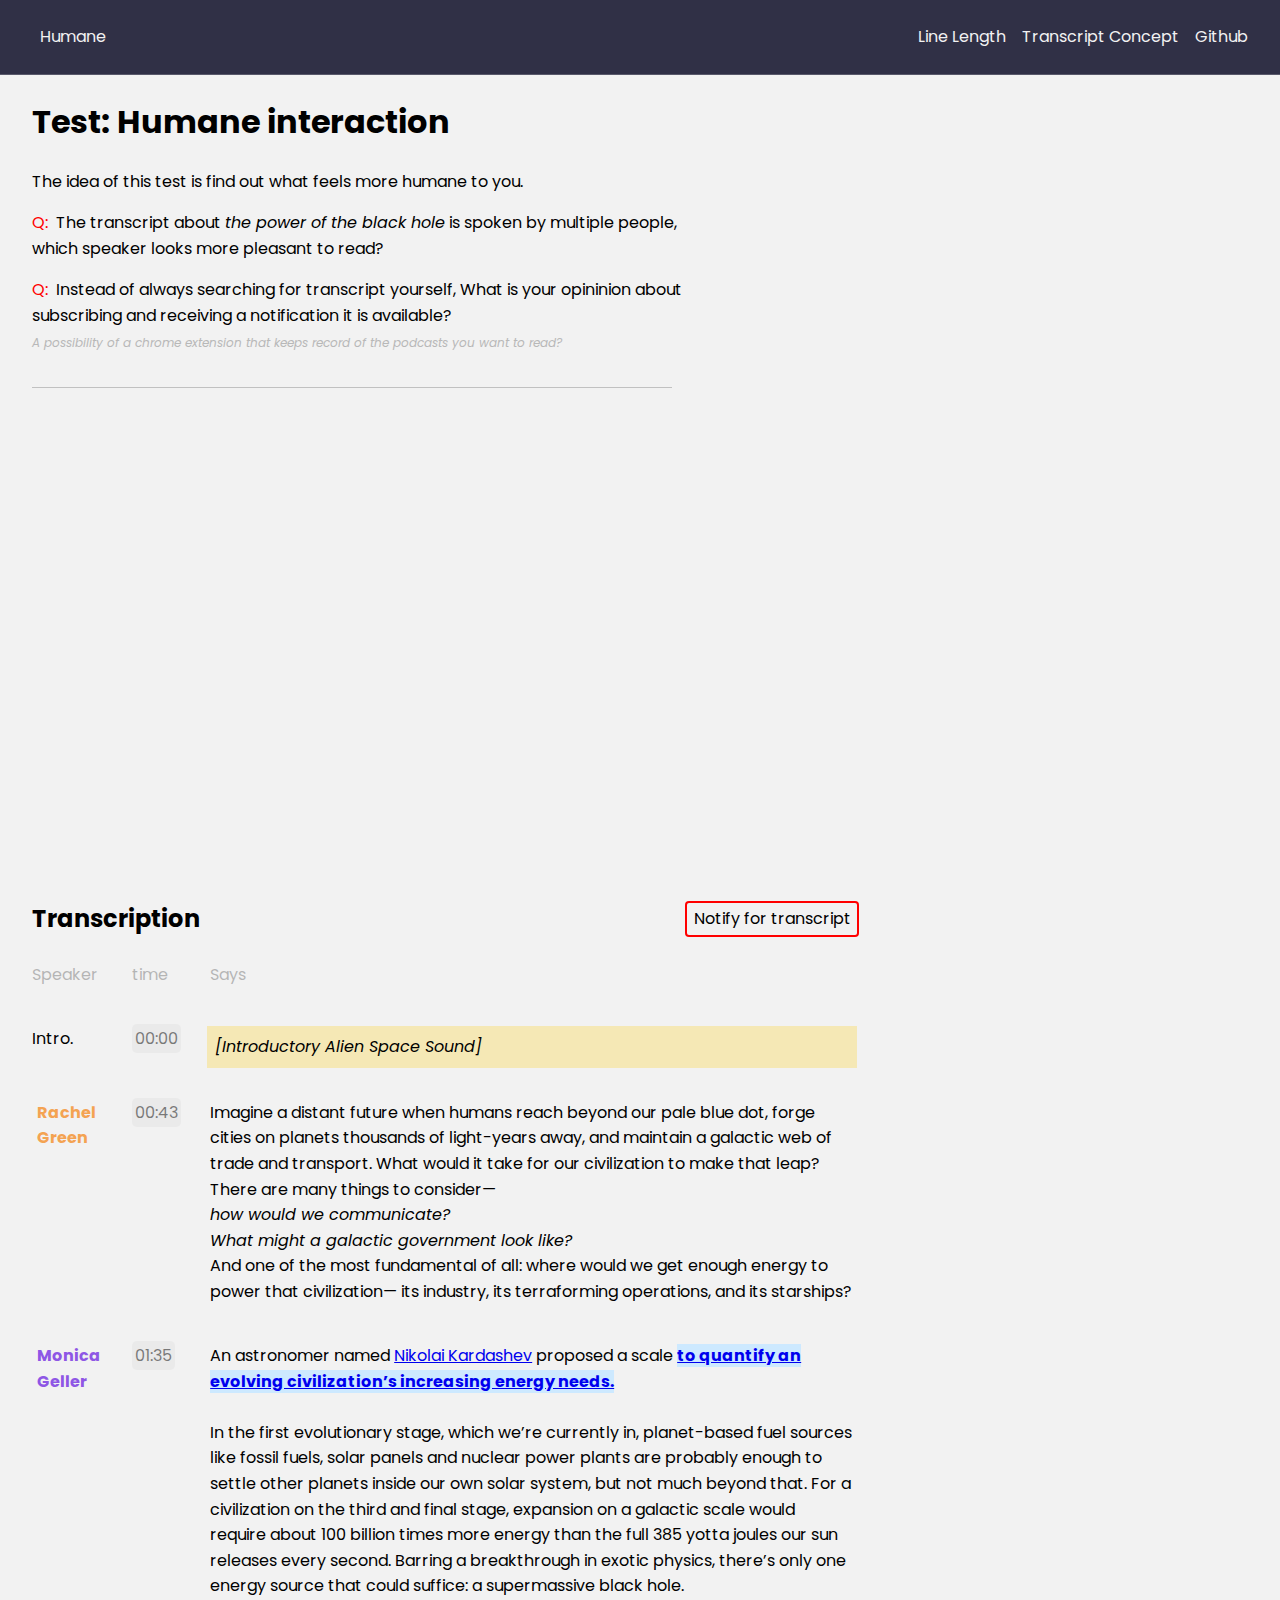
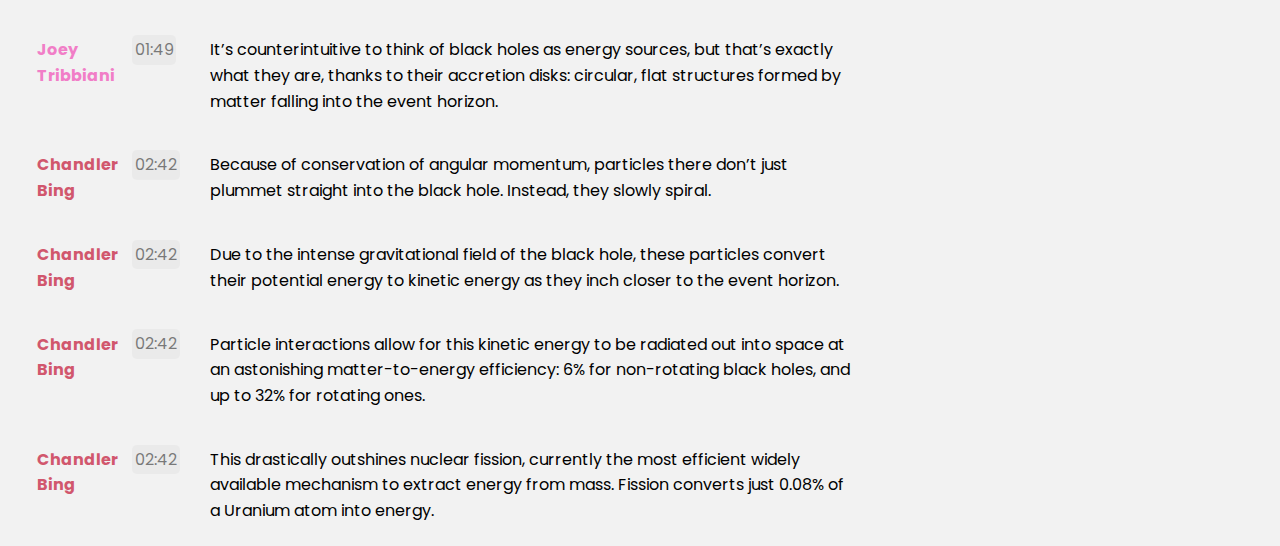
<file: testThree/index.html>
<!DOCTYPE html>
<html lang="en">

<head>
  <meta charset="UTF-8">
  <meta http-equiv="X-UA-Compatible" content="IE=edge">
  <meta name="viewport" content="width=device-width, initial-scale=1.0">
  <title>test: humanity</title>
  <link rel="stylesheet" href="index.css">
</head>

<body>
  <nav>
    <ul>
      <a href="/index.html">Humane</a>
      <li><a href="/lineLength/">Line Length</a></li>
      <li><a href="/transcriptConcept/">Transcript Concept</a></li>
      <li><a href="https://www.github.com/dewarian/human-centered-design-2021">Github</a></li>
      <li></li>
    </ul>
  </nav>
  <header>
    <h1>Test: Humane interaction</h1>
    <p>The idea of this test is find out what feels more humane to you.</p>
    <p class="question">The transcript about <i>the power of the black hole</i> is spoken by multiple people, which
      speaker looks more pleasant to read?</p>
    <p class="question">Instead of always searching for transcript yourself, What is your opininion about subscribing
      and receiving a notification it is available? <br> <span class="alt-text">A possibility of a chrome extension that
        keeps record of the podcasts you want to read?</span></p>
  </header>
  <main>
    <section id="testOne">
      <div style="max-width:854px">
        <div style="position:relative;height:0;padding-bottom:56.25%">
          <iframe
            src="https://embed.ted.com/talks/fabio_pacucci_could_we_harness_the_power_of_a_black_hole/transcript#t-50750"
            width="854" height="480" style="position:absolute;left:0;top:0;width:100%;height:100%" frameborder="0"
            scrolling="no" allowfullscreen>
          </iframe>
        </div>
      </div>
      <div id="title-block">
        <h2>Transcription</h2>
        <span>Notify for transcript</span>
      </div>
      <div class="transcript">
        <span class="information">Speaker</span>
        <span class="information">time</span>
        <p class="information">Says</p>
        <span>Intro.</span>
        <span><span class="timestamp">00:00</span></span>
        <p class="sound">[Introductory Alien Space Sound]</p>
        <span class="speaker">Rachel Green</span>
        <span><span class="timestamp">00:43</span></span>
        <p>Imagine a distant future when humans reach beyond our pale blue dot, forge cities on planets thousands of
          light-years away, and maintain a galactic web of trade and transport. What would it take for our civilization
          to make that leap? There are many things to consider— <br> <i>how would we communicate?</i> <br><i>What might
            a galactic
            government look like?</i><br> And one of the most fundamental of all: where would we get enough energy to
          power that
          civilization— its industry, its terraforming operations, and its starships? </p>
        <div class="grid-row-wrapper">
          <span class="speaker speaker1">Monica Geller</span>
          <span class="timewrap"><span class="timestamp">01:35</span></span>
          <p>An astronomer named <a href="https://en.wikipedia.org/wiki/Nikolai_Kardashev">Nikolai Kardashev</a>
            proposed a scale <a href="#" class="tooltip"
              data-tooltip="Navigate to text in video is not implemented"><span class="current">to quantify an evolving
                civilization’s increasing
                energy needs.</span></a><br>
            <br>In the first evolutionary stage, which we’re currently in, planet-based fuel sources like
            fossil
            fuels, solar panels and nuclear power plants are probably enough to settle other planets inside our own
            solar
            system, but not much beyond that. For a civilization on the third and final stage, expansion on a galactic
            scale would require about 100 billion times more energy than the full 385 yotta joules our sun releases
            every
            second. Barring a breakthrough in exotic physics, there’s only one energy source that could suffice: a
            supermassive black hole. </p>
        </div>
        <span class="speaker speaker2">Joey Tribbiani</span>
        <span><span class="timestamp">01:49</span></span>
        <p>It’s counterintuitive to think of black holes as energy sources, but that’s exactly what they are, thanks to
          their accretion disks: circular, flat structures formed by matter falling into the event horizon. </p>
        <span class="speaker speaker3">Chandler Bing</span>
        <span><span class="timestamp">02:42</span></span>
        <p>Because of conservation of angular momentum, particles there don’t just plummet straight into the black hole.
          Instead, they slowly spiral.</p>
        <span class="speaker speaker3">Chandler Bing</span>
        <span><span class="timestamp">02:42</span></span>
        <p>Due to the intense gravitational field of the black hole, these particles convert
          their potential energy to kinetic energy as they inch closer to the event horizon.</p>
        <span class="speaker speaker3">Chandler Bing</span>
        <span><span class="timestamp">02:42</span></span>
        <p> Particle interactions allow
          for this kinetic energy to be radiated out into space at an astonishing matter-to-energy efficiency: 6% for
          non-rotating black holes, and up to 32% for rotating ones.</p>
        <span class="speaker speaker3">Chandler Bing</span>
        <span><span class="timestamp">02:42</span></span>
        <p> This drastically outshines nuclear fission,
          currently the most efficient widely available mechanism to extract energy from mass. Fission converts just
          0.08% of a Uranium atom into energy. </p>
      </div>
    </section>
  </main>
  <script src="index.js"></script>
</body>
</html>
</file>
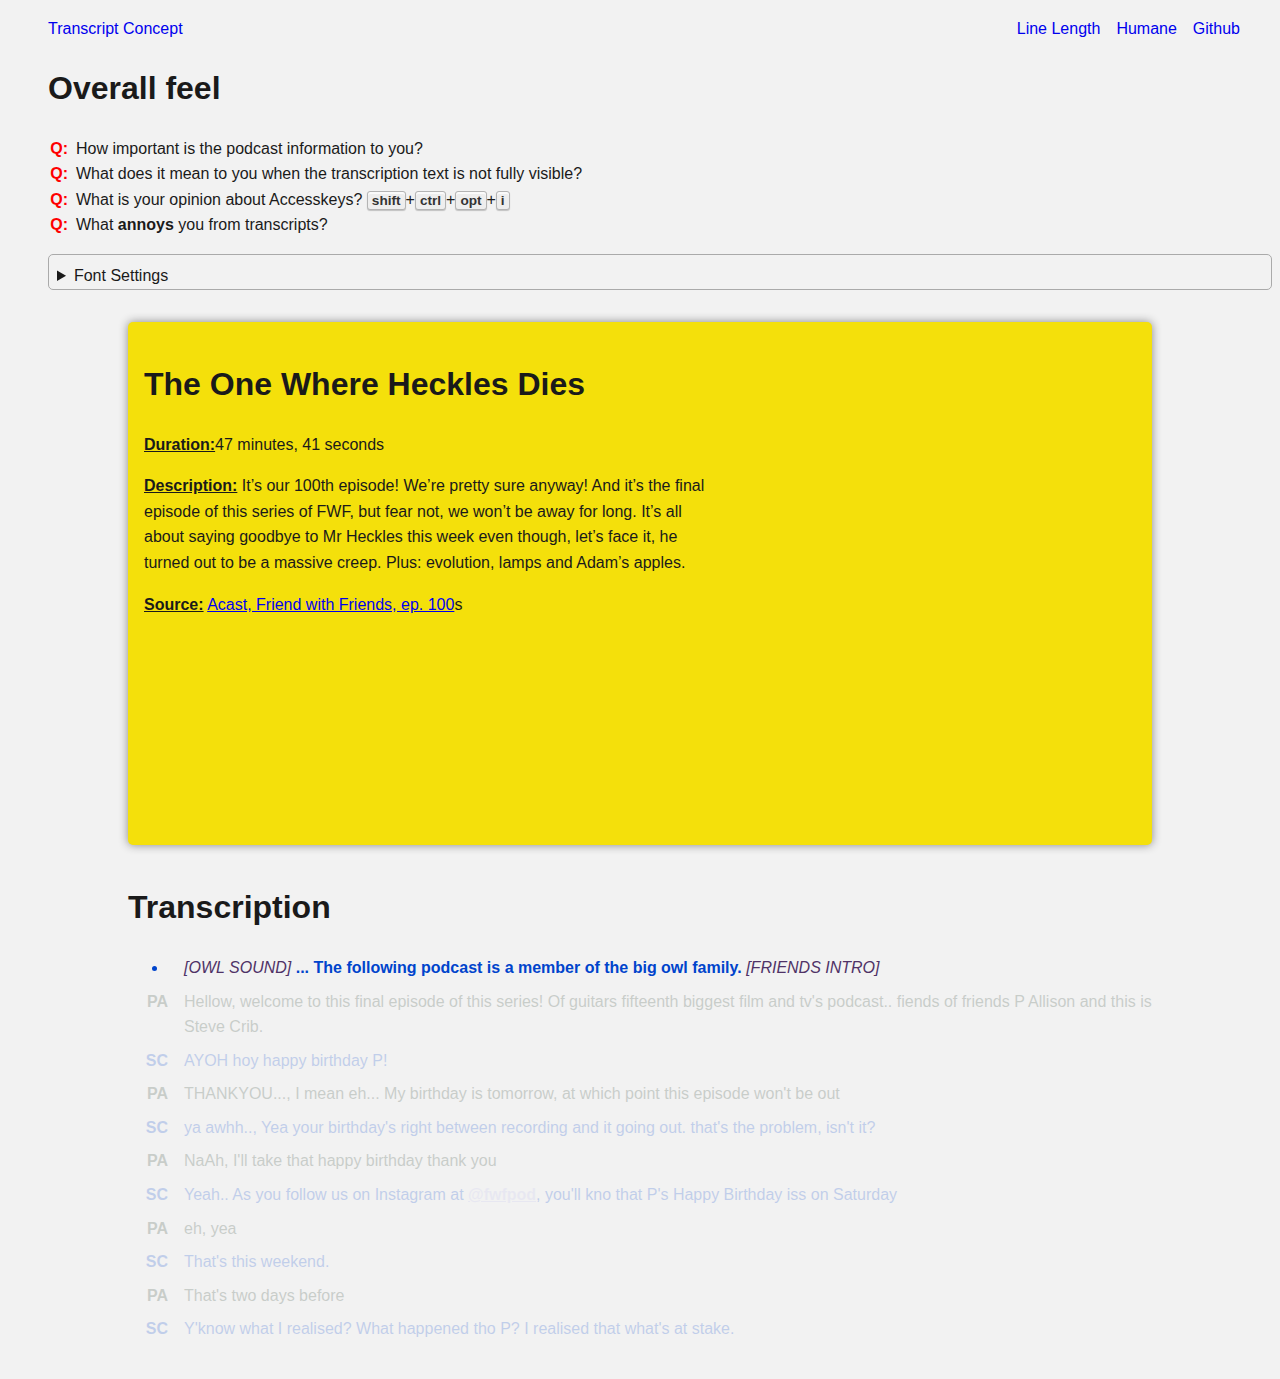
<file: transcriptConcept/index.html>
<!DOCTYPE html>
<html lang="en">

<head>
  <meta charset="UTF-8">
  <meta http-equiv="X-UA-Compatible" content="IE=edge">
  <meta name="viewport" content="width=device-width, initial-scale=1.0">
  <title>Test: User Interface</title>
  <link rel="stylesheet" href="style.css">
</head>

<body>
  <nav>
    <ul>
      <a href="/index.html">Transcript Concept</a>
      <li><a href="/lineLength/">Line Length</a></li>
      <li><a href="../index.html">Humane</a></li>
      <li><a href="https://www.github.com/dewarian/human-centered-design-2021">Github</a></li>
      <li></li>
    </ul>
  </nav>
  <header>
    <ul>
      <h1>Overall feel</h1>
      <li>How important is the podcast information to you?</li>
      <li>What does it mean to you when the transcription text is not fully visible?</li>
      <li>What is your opinion about Accesskeys? <kbd>shift</kbd>+<kbd>ctrl</kbd>+<kbd>opt</kbd>+<kbd>i</kbd></li>
      <li>What <b>annoys</b> you from transcripts?</li>
    </ul>
    <details>
      <summary>Font Settings</summary>
      <section>
        <article>
          <input type="range" name="fontSize" id="fontSize" min="10" max="40" value="20" step="1">
          <p>Font size: <span id="fontSizeShow">20</span>px</p>
        </article>
        <article>
          <input type="range" name="lineHeight" id="lineHeight" min="12" max="48" value="24" step="2">
          <p>Line height: <span id="lineHeightShow">24</span>px</p>
        </article>
      </section>
    </details>
  </header>
  <main>
    <section class="about-podcast">
      <h1>The One Where Heckles Dies</h1>
      <p class="podcast-duration">47 minutes, 41 seconds</p>
      <p class="podcast-description">
        It’s our 100th episode! We’re pretty sure anyway! And it’s the final episode of this series of FWF, but fear not, we won’t be away for long.
        It’s all about saying goodbye to Mr Heckles this week even though, let’s face it, he turned out to be a massive creep. Plus: evolution, lamps and Adam’s apples.
      </p>
      <p class="podcast-source"> <a href="https://play.acast.com/s/friendswithfriends/theonewherehecklesdies">Acast, Friend with Friends, ep. 100</a>s</p>
      <iframe id="podcast" title="Embed Player" src="https://embed.acast.com/7146590b-19a1-40dc-b253-19182e524c2a/40642d1b-a82c-481b-99bc-a789fc63fde8" scrolling="no" frameBorder="0"></iframe>
    </section>
    <section>
      <h1>Transcription</h1>
      <ul id="chat">
        <li><span class="sound">[OWL SOUND]</span> ... The following podcast is a member of the big owl family. <span class="sound">[FRIENDS INTRO]</span></li>
        <li>Hellow, welcome to this final episode of this series! Of guitars fifteenth biggest film and tv's podcast.. fiends of friends P Allison and this is Steve Crib.</li>
        <li> AYOH hoy happy birthday P! </li>
        <li>THANKYOU..., I mean eh... My birthday is tomorrow, at which point this episode won't be out</li>
        <li>ya awhh.., Yea your birthday's right between recording and it going out. that's the problem, isn't it?</li>
        <li>NaAh, I'll take that happy birthday thank you</li>
        <li>Yeah.. As you follow us on Instagram at <a title="Instagram link to the post that PA mentioned" href="https://www.instagram.com/p/CNpHgKkHpsc/" accesskey="i">@fwfpod</a>, you'll kno that P's Happy Birthday iss on Saturday</li>
        <li>eh, yea</li>
        <li>That's this weekend.</li>
        <li>That's two days before</li>
        <li>Y'know what I realised? What happened tho P? I realised that what's at stake.</li>
        <li>Whatsthat?</li>
      </ul>
    </section>
  </main>
  <script src="index.js"></script>
</body>

</html>
</file>
<file: testThree/index.css>
@import url('https://fonts.googleapis.com/css2?family=Poppins:ital,wght@0,300;0,500;0,700;1,400&display=swap');
:root {
  --main-text: hsl(0, 0%, 0%);
  --bg: #060609;
  --test: #303046;
  --grey: #f2f2f2;
}
*{
  box-sizing: border-box;
  font-family: 'Poppins', Helvetica, Arial, sans-serif;
  line-height: 1.6;
}

body {
  margin: 0;
  padding: 0;
  background-color: var(--grey);
  color: var(--main-text);
}

nav {
  background-color: var(--test);
  padding: 0.5em 0em;
  border-bottom: 1px solid rgba(255, 255, 255, 0.2);
}

p {
  max-width: clamp(600px, 65ch, 75ch);
}

nav ul {
display: flex;
}

nav ul a {
  flex-grow: 1;
  color: var(--grey);
  text-decoration: none;
}

nav li {
  display: block;
  margin-right: 1em;
}

header {
  margin-left: 2em;
}

header::after {
  display: inline-block;
  content: '';
  width: 50vw;
  height: 2px;
  border-bottom: 1px solid hsla(0, 0%, 0%, 0.2);
  margin: 0 auto;
}


main {
  margin: 0 2em;
}

.question::before {
  content: 'Q:';
  padding-right: 0.5em;
  color: red;
}

:focus {
  box-shadow: 0 0 0 2px var(--test);
  outline-offset: 0.2em;
}

.alt-text {
  color: gray;
  opacity: 50%;
  font-style: italic;
  font-size: calc(100% *0.75);
}

/* 
TEST ONE STYLING
*/

#testOne {
  max-width: 825px;
}

#title-block {
  margin: 1em 0 0;
  display: flex;
  align-items: center;
}

#title-block > h2 {
  display: inline;
  flex-grow: 1;
  margin: 1em 0em;
}

#title-block > span {
  margin: 1em 0em;
  box-shadow: 0 0 0 2px red;
  padding: 0.2em 0.4em;
  border-radius: 2px;
  cursor: pointer;
  transition: background 500ms, color 500ms;
}

#title-block > span:hover, #title-block > span:focus {
  color: white;
  background-color: red;
  box-shadow: 0 0 0 2px red;
  cursor: pointer;
}


#testOne > .transcript {
  display: grid;
  grid-template-columns: 100px 75px 1fr;
  row-gap: 1em;
}

.information{
  opacity: 25%;
}

#testOne p {
  margin-top: 0;
}

.grid-row-wrapper {
  display: contents;
}

.grid-row-wrapper > * {
  /* background-color: #ffcc00; */

}

.current {
  background-color:rgb(205, 233, 255);
  font-weight: bold;
}

.sound {
  font-style: italic;
  background-color: hsla(48, 100%, 50%, 0.25);
  padding: 0.5em;
}

.speaker {
  color: hsl(30, 88%, 64%);
  font-weight: bold;
  height: max-content;
  padding: 0px 10px 0px 5px;
}

.speaker1 {
  color: hsl(263, 73%, 62%);
}

.speaker2 {
  color: hsl(322, 81%, 72%);
}
.speaker3 {
  color: hsl(349, 57%, 58%);
}

.timewrap {
  height: 230.4px;
}

.timestamp {
  padding: 0.2em;
  border-radius: 5px;
  opacity: 0.5;
  background-color: hsla(0, 0%, 85%, 0.54);
}

div p {
  /* padding: 0.1em 0.4em 0.1em 0.1em; */
  padding: 0em 0.2em 0.4em;
}


/* 
++++++++++
SOME COPY PASTE
++++++++++
*/

.tooltip {
  display: inline;
  position: relative;
}

.tooltip:hover {
  color: #c00;
  text-decoration: none;
}

.tooltip:hover:after {
  background: #111;
  background: rgba(0, 0, 0, .8);
  border-radius: .5em;
  bottom: 1.35em;
  color: #fff;
  content: attr(data-tooltip);
  display: block;
  left: 1em;
  padding: .3em 1em;
  position: absolute;
  text-shadow: 0 1px 0 #000;
  white-space: nowrap;
  z-index: 98;
}

.tooltip:hover:before {
  border: solid;
  border-color: #111 transparent;
  border-color: rgba(0, 0, 0, .8) transparent;
  border-width: .4em .4em 0 .4em;
  bottom: 1em;
  content: "";
  display: block;
  left: 2em;
  position: absolute;
  z-index: 99;
}
</file>
<file: transcriptConcept/style.css>
:root {
  --bg: #f2f2f2;
  --bg-acc: #F4E00B;
  --special-effect: #4F3267;
  --shadow: #F2F4F8;
}

* {
  box-sizing: border-box;
  font-family: Helvetica, Arial, sans-serif;
}

nav ul {
  display: flex;
  }
  
  nav ul a {
    flex-grow: 1;
    text-decoration: none;
  }
  
  nav li {
    display: block;
    margin-right: 1em;
  }

body {
  line-height: 1.6;
  background-color: var(--bg);
  color: #1a1a1a;
}

kbd {
  background-color: #eee;
  border-radius: 3px;
  border: 1px solid #b4b4b4;
  box-shadow: 0 1px 1px rgba(0, 0, 0, .2), 0 2px 0 0 rgba(255, 255, 255, .7) inset;
  color: #333;
  display: inline-block;
  font-size: .85em;
  font-weight: 700;
  line-height: 1;
  padding: 2px 4px;
  white-space: nowrap;
 }


header section article {
  display: inline;
  margin-right: 2em;
}

header section article p {
  display: inline-block;
}

header {
  margin-bottom: 2em;
}

header ul li{
  margin-left: 20px;
  padding-left: 0.5em;
}

header ul li::marker {
  font-weight: bold;
  color: red;
  content: 'Q:'

}

details {
  margin-left: 40px;
  border: 1px solid #aaa;
  border-radius: 5px;
  padding: 0.5em .5em 0;
}

details:focus, details:focus-within{
  background-color: #e5e5e5;
}

main{
  width: 80vw;
  margin: 0 auto;
  display: grid;
  grid-template-columns: repeat(auto-fit, minmax(600px, 1fr));
  gap: 1em;
}

.about-podcast {
  padding: 1em;
  background-color: var(--bg-acc);
  border-radius: 5px;
  box-shadow: 0 0 10px #888888;
}

#podcast {
  width: 100%;
  height: 188px;
  border: none;
  overflow: hidden;
}

.about-podcast p {
  max-width: 65ch;
}

.podcast-description::before{
  content: 'Description:';
  font-weight: 700;
  text-decoration: underline;
}
.podcast-duration::before{
  content: 'Duration:';
  font-weight: 700;
  text-decoration: underline;
}
.podcast-source::before{
  content: 'Source:';
  font-weight: 700;
  text-decoration: underline;
}

#chat {
  color:#0044CC;
  max-height: 400px;
  overflow: scroll;
}

#chat li:first-of-type {
  font-weight: bold;
}

#chat li {
  padding-left: 1em;
  padding-bottom: 0.5em;
}

#chat li:nth-of-type(2n) {
  color: #273C2C;
  padding-left: 1em;
}
#chat li:nth-of-type(2n)::marker {
  content: "PA";
  font-weight: bold;
}

#chat li:nth-of-type(2n+3)::marker {
  content: "SC";
  font-weight: bold;

}

#chat :not(li:first-of-type, .sound) {
  opacity: 0.2;
}

#chat a {
  font-weight: bold;
}

.sound {
  color: var(--special-effect);
  font-style: italic;
  font-weight: lighter;
  word-wrap: break-word;

}
</file>
